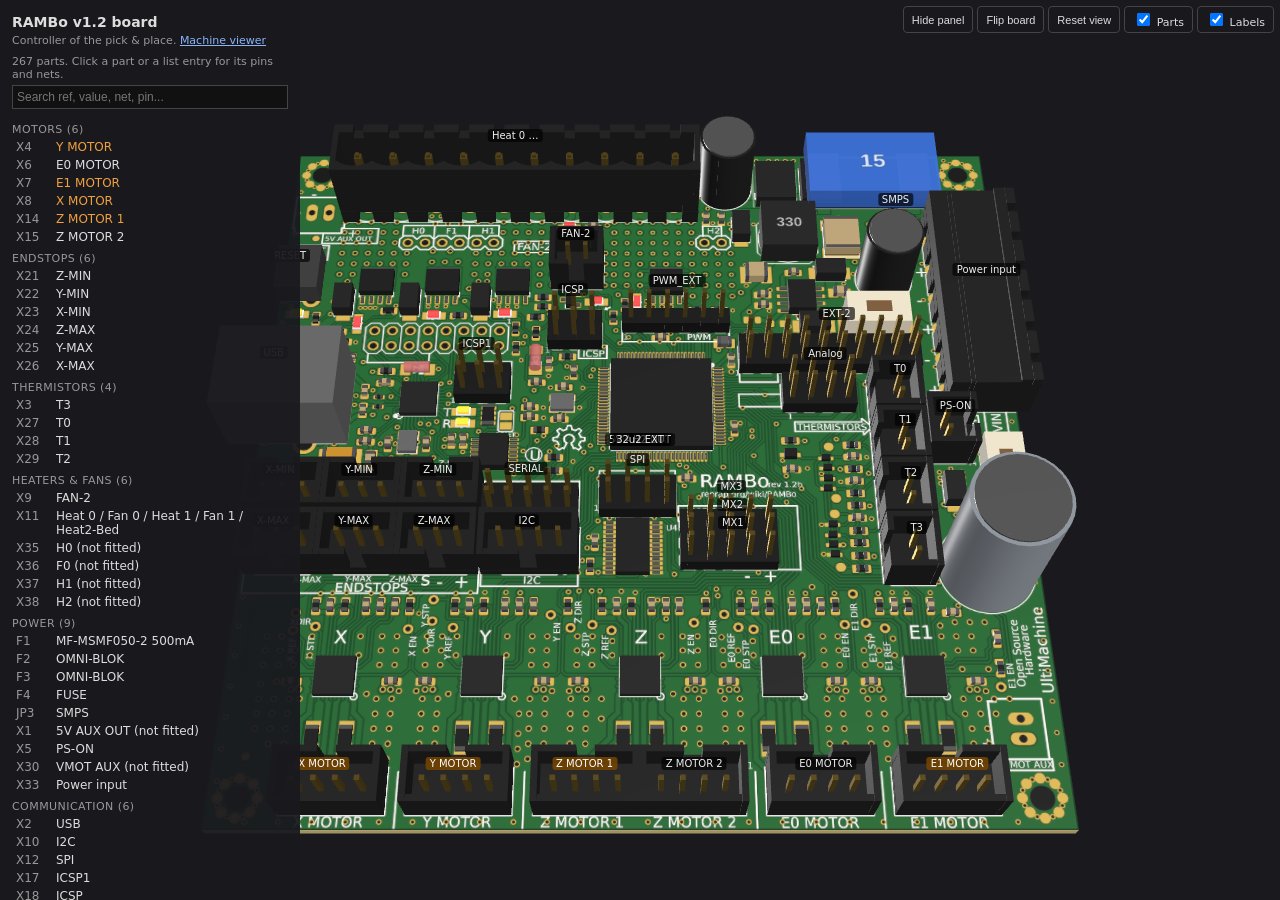
<file: digital_twin/RAMBo/index.html>
<!DOCTYPE html>
<html>
<head>
<meta charset="utf-8">
<meta name="viewport" content="width=device-width, initial-scale=1">
<title>RAMBo Board Viewer</title>
<style>
  :root { --bg:#1a1a1e; --panel:rgba(25,25,30,0.94); --fg:#ddd; --muted:#999; --line:#333;
          --accent:#7fc97f; --machine:#f0a040; --sel:#ffd84a; }
  html, body { margin:0; height:100%; }
  body { font-family: system-ui, sans-serif; background:var(--bg); color:var(--fg); overflow:hidden; }
  #panel { position:fixed; top:0; left:0; width:300px; max-width:calc(100vw - 32px); height:100vh;
           overflow-y:auto; background:var(--panel); padding:12px; box-sizing:border-box; z-index:10;
           font-size:12px; }
  #panel h3 { margin:2px 0 4px; font-size:14px; }
  #panel .sub { color:var(--muted); font-size:11px; margin-bottom:8px; }
  #panel a { color:#8ab4f8; }
  #search { width:100%; box-sizing:border-box; font-size:12px; background:#111; color:var(--fg);
            border:1px solid #444; padding:4px; margin:4px 0 8px; }
  .grp { margin-bottom:6px; }
  .grp > div:first-child { color:var(--muted); font-size:11px; margin:6px 0 2px; text-transform:uppercase;
                           letter-spacing:.04em; }
  .item { padding:2px 4px; border-radius:3px; cursor:pointer; display:flex; gap:6px; }
  .item:hover { background:#2a2a32; }
  .item.on { background:#3a3420; }
  .item .r { color:var(--muted); min-width:34px; }
  .item.m .l { color:var(--machine); }
  #info { border:1px solid var(--line); border-radius:4px; margin-bottom:8px; padding:8px; background:#202026; }
  #info h4 { margin:0 0 4px; font-size:13px; }
  #info .k { color:var(--muted); }
  #info .machine { color:var(--machine); margin:4px 0; }
  #info table { border-collapse:collapse; width:100%; margin-top:6px; font-size:11px; }
  #info td, #info th { border-bottom:1px solid #2a2a2a; padding:2px 3px; text-align:left; vertical-align:top; }
  #info th { color:var(--muted); font-weight:normal; }
  #info .inside { margin:6px 0; padding:6px; border:1px solid #3a4a60; border-radius:4px; background:#1b2330; }
  #info .inside div { margin-top:4px; }
  #info .inside button { padding:3px 10px; background:#2b3a52; color:#fff; border:1px solid #4a6080; border-radius:4px;
                         cursor:pointer; font-size:12px; }
  #toolbar { position:fixed; top:6px; right:6px; z-index:40; display:flex; gap:4px; flex-wrap:wrap;
             justify-content:flex-end; max-width:calc(100vw - 12px); }
  #toolbar button, #toolbar label { margin:0; padding:3px 8px; background:var(--panel); color:var(--fg);
             border:1px solid #444; border-radius:4px; cursor:pointer; font-size:11px; }
  #tip { position:fixed; pointer-events:none; z-index:30; background:var(--panel); border:1px solid #444;
         padding:3px 6px; border-radius:3px; font-size:11px; display:none; white-space:nowrap; }
  #labels { position:fixed; inset:0; pointer-events:none; z-index:5; overflow:hidden; }
  .lbl { position:absolute; transform:translate(-50%,-100%); font-size:10px; padding:1px 4px; border-radius:3px;
         background:rgba(0,0,0,.65); color:#eee; white-space:nowrap; }
  .lbl.m { background:rgba(120,70,0,.85); color:#fff; }
  #status { color:var(--muted); font-size:11px; }
  @media (max-width: 600px) { #panel { width:100%; max-width:100%; height:45vh; top:auto; bottom:0; } }
</style>
</head>
<body>
<div id="toolbar">
  <button id="panelBtn">Hide panel</button>
  <button id="flipBtn">Flip board</button>
  <button id="resetBtn">Reset view</button>
  <label><input id="partsChk" type="checkbox" checked> Parts</label>
  <label><input id="lblChk" type="checkbox" checked> Labels</label>
</div>
<div id="panel">
  <h3>RAMBo v1.2 board</h3>
  <div class="sub">Controller of the pick &amp; place. <a href="../URDF/index.html">Machine viewer</a></div>
  <div id="status">loading...</div>
  <input id="search" type="search" placeholder="Search ref, value, net, pin..." autocomplete="off">
  <div id="info" style="display:none"></div>
  <div id="list"></div>
  <div class="sub" style="margin-top:12px" id="credit"></div>
</div>
<div id="labels"></div>
<div id="tip"></div>

<script type="importmap">
{ "imports": { "three": "../URDF/libs/three.module.js", "three/examples/jsm/": "../URDF/libs/examples/jsm/" } }
</script>
<script type="module">
import * as THREE from 'three';
import { OrbitControls } from 'three/examples/jsm/controls/OrbitControls.js';
import { buildCutaway } from './cutaway.js';

const $ = id => document.getElementById(id);
const store = { get(k, d) { try { const v = localStorage.getItem(k); return v === null ? d : v === '1'; } catch { return d; } },
                set(k, v) { try { localStorage.setItem(k, v ? '1' : '0'); } catch {} } };

// ---------------------------------------------------------------- scene
const renderer = new THREE.WebGLRenderer({ antialias: true });
renderer.setPixelRatio(Math.min(devicePixelRatio, 2));
renderer.setSize(innerWidth, innerHeight);
renderer.outputColorSpace = THREE.SRGBColorSpace;
document.body.appendChild(renderer.domElement);
const scene = new THREE.Scene();
scene.background = new THREE.Color(0x1a1a1e);
const camera = new THREE.PerspectiveCamera(35, innerWidth / innerHeight, 1, 5000);
const controls = new OrbitControls(camera, renderer.domElement);
controls.enableDamping = true;
scene.add(new THREE.HemisphereLight(0xffffff, 0x404050, 1.6));
const sun = new THREE.DirectionalLight(0xffffff, 2.2); sun.position.set(60, 160, 90); scene.add(sun);
const fill = new THREE.DirectionalLight(0xffffff, 0.8); fill.position.set(-80, -120, -60); scene.add(fill);

addEventListener('resize', () => {
  camera.aspect = innerWidth / innerHeight; camera.updateProjectionMatrix(); renderer.setSize(innerWidth, innerHeight);
});

// ---------------------------------------------------------------- materials
const mats = new Map();
function mat(color, opts = {}) {
  const key = color + JSON.stringify(opts);
  if (!mats.has(key)) mats.set(key, new THREE.MeshStandardMaterial({ color, roughness: 0.55, metalness: 0, ...opts }));
  return mats.get(key);
}
const METAL = () => mat('#d8d8d8', { metalness: 0.9, roughness: 0.3 });
const GOLD = () => mat('#d9b55a', { metalness: 0.9, roughness: 0.3 });
const DARK = () => mat('#0c0c0c');
const BOX = new THREE.BoxGeometry(1, 1, 1);
const CYL = new THREE.CylinderGeometry(0.5, 0.5, 1, 32);

// a box in package-local mm: centre (x, y), size w x d, from z0 up to z0 + h
function box(g, x, y, w, d, h, m, z0 = 0) {
  const o = new THREE.Mesh(BOX, m); o.scale.set(w, h, d); o.position.set(x, z0 + h / 2, -y); g.add(o); return o;
}
function cyl(g, x, y, dia, h, m, z0 = 0) {
  const o = new THREE.Mesh(CYL, m); o.scale.set(dia, h, dia); o.position.set(x, z0 + h / 2, -y); g.add(o); return o;
}
function pins(g, list, top, base = -3) {
  for (const [x, y] of list) box(g, x, y, 0.64, 0.64, top - base, GOLD(), base);
}

const LED_COL = { RED: '#ff3030', GREEN: '#30ff60', YELLOW: '#ffd020' };

function buildBody(p) {
  const b = p.body, g = new THREE.Group();
  switch (b.kind) {
    case 'chip': {
      const along = b.axis === 'y', L = along ? b.d : b.w, cap = Math.min(0.3 * L, 0.5);
      box(g, b.cx, b.cy, b.w, b.d, b.h, mat(b.color));
      for (const s of [-1, 1]) {
        const off = s * (L / 2 - cap / 2);
        box(g, b.cx + (along ? 0 : off), b.cy + (along ? off : 0), along ? b.w * 1.01 : cap, along ? cap : b.d * 1.01,
            b.h * 1.01, METAL());
      }
      break;
    }
    case 'led': {
      const c = LED_COL[(p.value || '').toUpperCase()] || '#ffffff';
      box(g, b.cx, b.cy, b.w, b.d, b.h * 0.4, mat('#eeeeee'));
      box(g, b.cx, b.cy, b.w * 0.8, b.d * 0.8, b.h * 0.6, mat(c, { emissive: c, emissiveIntensity: 0.35,
          transparent: true, opacity: 0.85 }), b.h * 0.4);
      break;
    }
    case 'box': {
      box(g, b.cx, b.cy, b.w, b.d, b.h, mat(b.color, b.color === '#c9c9c9' || b.color === '#c8c8c8'
          ? { metalness: 0.8, roughness: 0.35 } : {})).userData.mold = true;          // hidden by the package cutaway
      for (const [x, y, w, d] of b.leads || []) box(g, x, y, w, d, 0.25, METAL());
      if (b.tab) box(g, b.tab[0], b.tab[1], b.tab[2], b.tab[3], 0.25, METAL());
      if (b.fuse) {                                   // ATO blade fuse lying flat in the holder clips
        box(g, b.cx, b.cy, 19.1, 11, 3.8, mat(b.fuse, { transparent: true, opacity: 0.92, roughness: 0.3 }), b.h);
        for (const s of [-1, 1]) box(g, b.cx + s * 6.7, b.cy, 4.5, 8.5, 1.2, METAL(), b.h - 0.6);
      }
      if (b.window) box(g, b.cx, b.cy, b.w * 0.4, b.d * 0.35, 0.05, mat(b.window), b.h);
      if (b.marking) {                                // printed marking on the top face
        const [txt, size, z] = b.marking, c = document.createElement('canvas');
        c.width = 256; c.height = 128;
        const x = c.getContext('2d'); x.fillStyle = b.fuse ? '#e8eefc' : '#d0d0d0';
        x.font = 'bold 96px sans-serif'; x.textAlign = 'center'; x.textBaseline = 'middle'; x.fillText(txt, 128, 68);
        const t = new THREE.CanvasTexture(c); t.colorSpace = THREE.SRGBColorSpace;
        const pl = new THREE.Mesh(new THREE.PlaneGeometry(size, size / 2),
                                  new THREE.MeshBasicMaterial({ map: t, transparent: true, depthWrite: false }));
        pl.rotation.x = -Math.PI / 2;
        const hold = new THREE.Group(); hold.position.set(b.cx, z + 0.02, -b.cy);
        hold.rotation.y = -THREE.MathUtils.degToRad(p.rot);            // keep the text upright on the board
        hold.add(pl); g.add(hold);
      }
      if (b.plunger) { const [x, y, w, d, z, h] = b.plunger; box(g, x, y, w, d, h, mat('#111111'), z); }
      break;
    }
    case 'cyl': {
      cyl(g, b.cx, b.cy, b.d, b.h, mat(b.color, { roughness: 0.4 }));
      cyl(g, b.cx, b.cy, b.d * 0.92, 0.3, METAL(), b.h);
      box(g, b.cx - b.d * 0.36, b.cy, b.d * 0.1, b.d * 0.35, b.h * 1.002, mat('#bbbbbb'));   // polarity stripe
      break;
    }
    case 'melf': {
      const o = new THREE.Mesh(CYL, mat(b.color, { transparent: true, opacity: 0.9 }));
      o.scale.set(b.d, b.len, b.d); o.rotation.z = Math.PI / 2; o.position.set(b.cx, b.d / 2, -b.cy); g.add(o);
      break;
    }
    case 'header': {
      box(g, b.cx, b.cy, b.w, b.d, b.h, mat(b.color));
      pins(g, b.pins, b.pin_h);
      break;
    }
    case 'molex': {                                   // shrouded header: floor, four walls, latch slot in the -y wall
      const m = mat(b.color), t = b.wall, x0 = b.cx - b.w / 2, y0 = b.cy - b.d / 2;
      box(g, b.cx, b.cy, b.w, b.d, 1.2, m);
      box(g, x0 + t / 2, b.cy, t, b.d, b.h, m);
      box(g, x0 + b.w - t / 2, b.cy, t, b.d, b.h, m);
      box(g, b.cx, y0 + b.d - t / 2, b.w, t, b.h, m);
      const half = (b.w - b.slot) / 2;
      for (const s of [-1, 1]) box(g, b.cx + s * (b.slot / 2 + half / 2), y0 + t / 2, half, t, b.h, m);
      box(g, b.cx, y0 + t / 2, b.slot, t, b.h * 0.35, m);
      pins(g, b.pins, b.pin_h);
      break;
    }
    case 'terminal': {                                // Molex Eurostyle 5.08 mm header, no plug fitted
      const m = mat(b.color), xs = b.pins.map(q => q[0]).sort((a, c) => a - c), H = b.h;
      // x spans between the pins over [u0, u1], leaving a gap centred on each pin (notched rims, legs between windows)
      const spans = (u0, u1, gap) =>
        xs.map((x, i) => [i ? xs[i - 1] + gap / 2 : u0, x - gap / 2]).concat([[xs.at(-1) + gap / 2, u1]]);
      // walk the cavity edge from right to left: one arc per pin, its ends (cusps) at x +- half on the line v,
      // bulging `sag` towards -v
      const pockets = (path, v, sag, half) => {
        const R = (half * half + sag * sag) / (2 * sag), c = v - sag + R, a = Math.atan2(v - c, half);
        for (const x of [...xs].reverse()) { path.lineTo(x + half, v); path.absarc(x, c, R, a, Math.PI - a, true); }
      };
      const extrude = (shape, depth) => new THREE.Mesh(
        new THREE.ExtrudeGeometry(shape, { depth, bevelEnabled: false, curveSegments: 16 }), m);
      // The housing is the same for both (Molex drawings SD-39531-002 vertical, SD-39532-002 right angle); build it
      // standing up: pin row on y = 0, mouth at the top. -y is the side with the pin windows and the arched inner
      // wall, +y the wall with a notch over each pin.
      const hg = new THREE.Group();
      const x0 = xs[0] - 3.5, x1 = xs.at(-1) + 3.5, cx = (x0 + x1) / 2, L = x1 - x0;
      const yN = -3.84, yF = 3.95, yLip = 4.55, yFi = 3.08;   // outer faces, lip on the +y face, +y inner face
      const floor = 3.1, te = 0.78, win = 2.5, winY = -1.1;   // cavity floor, end walls, pin windows
      box(hg, cx, (0.6 + yF) / 2, L, yF - 0.6, win, m);                                        // base behind the windows
      for (const [a, c] of spans(x0, x1, 2.3)) box(hg, (a + c) / 2, (yN + winY) / 2, c - a, winY - yN, win, m);
      for (const [a, c] of spans(x0, x1, 1.3)) box(hg, (a + c) / 2, (winY + 0.6) / 2, c - a, 0.6 - winY, win, m);  // narrower to the pin
      box(hg, cx, (yN + yF) / 2, L, yF - yN, floor - win, m, win);                             // cavity floor
      // -y wall and end walls as one U: arched inner face, arcs meeting in cusps midway between the pins
      const u = new THREE.Shape(); u.moveTo(x0, yFi); u.lineTo(x0, yN); u.lineTo(x1, yN); u.lineTo(x1, yFi);
      u.lineTo(x1 - te, yFi); u.lineTo(x1 - te, -2.19); pockets(u, -2.19, 0.89, 2.54); u.lineTo(x0 + te, -2.19);
      u.lineTo(x0 + te, yFi); u.closePath();
      const wall = extrude(u, H - floor); wall.rotation.x = -Math.PI / 2; wall.position.y = floor; hg.add(wall);
      box(hg, cx, (yFi + yF) / 2, L, yF - yFi, H - 1.3 - floor, m, floor);                     // +y wall
      box(hg, cx, (yF + yLip) / 2, L, yLip - yF, H - 1.3 - 9.15, m, 9.15);                     // lip on its outer face
      for (const [a, c] of spans(x0, x1, 1.5)) box(hg, (a + c) / 2, (yFi + yLip) / 2, c - a, yLip - yFi, 1.3, m, H - 1.3);
      for (const x of xs) cyl(hg, x, 0, 2.84, 4.6 - floor, m, floor);                          // boss round each pin
      for (const x of xs) box(hg, x, 0, 0.55, 0.55, 0.55, GOLD(), 10.4);                       // chamfered pin tips
      if (b.entry === 'top') {                        // 39531 vertical: as built, pins 3.3 mm through the board
        for (const x of xs) box(hg, x, 0, 1.0, 1.0, 10.4 + 3.3, GOLD(), -3.3);
        g.add(hg);
      } else {                                        // 39532 right angle: the housing on its back, mouth towards -y
        // pin row 3.84 mm above the board (drawing: 3.8); the pins bend down 2.0 mm inside the back face, onto
        // the pads, and end 3.9 mm below the board
        const yp = b.pins[0][1], yB = yp + 2.0;
        for (const x of xs) box(hg, x, 0, 1.0, 1.0, 10.4 - 2.0 + 0.5, GOLD(), 2.0 - 0.5);
        hg.rotation.x = Math.PI / 2; hg.position.set(0, -yN, -yB); g.add(hg);                  // h -> -y, +y side up
        for (const x of xs) box(g, x, yp, 1.0, 1.0, -yN + 0.5 + 3.9, GOLD(), -3.9);
      }
      break;
    }
  }
  return g;
}

// ---------------------------------------------------------------- board
const board = new THREE.Group(); scene.add(board);
const partsGroup = new THREE.Group(); board.add(partsGroup);
let data, W, H, T;
const byRef = new Map();
let selected = null, selBox = null;
const labelEls = [];

const res = await fetch('board.json');
data = await res.json();
// IC internals for the package cutaway, keyed by part value (see cutaway.js)
const internals = await fetch('internals.json').then(r => (r.ok ? r.json() : {})).catch(() => ({}));
W = data.width; H = data.height; T = data.thickness;
const loader = new THREE.TextureLoader();
const texTop = loader.load('top.png'), texBot = loader.load('bottom.png');
for (const t of [texTop, texBot]) { t.colorSpace = THREE.SRGBColorSpace; t.anisotropy = renderer.capabilities.getMaxAnisotropy(); }

const top = new THREE.Mesh(new THREE.PlaneGeometry(W, H), new THREE.MeshStandardMaterial({ map: texTop, roughness: 0.6 }));
top.rotation.x = -Math.PI / 2; top.position.set(W / 2, 0.03, -H / 2); board.add(top);
const bot = new THREE.Mesh(new THREE.PlaneGeometry(W, H), new THREE.MeshStandardMaterial({ map: texBot, roughness: 0.6 }));
bot.rotation.x = Math.PI / 2; bot.position.set(W / 2, -T - 0.03, -H / 2); board.add(bot);
const edge = box(board, W / 2, H / 2, W, H, T * 0.998, mat('#c9b77c'), -T);
board.position.set(-W / 2, 0, H / 2);

for (const p of data.parts) {
  const g = p.body ? buildBody(p) : new THREE.Group();
  g.position.set(p.x, 0, -p.y);
  g.rotation.y = THREE.MathUtils.degToRad(p.rot);
  if (p.mirror) { g.rotation.z = Math.PI; g.position.y = -T; }
  g.userData.part = p;
  g.traverse(o => { o.userData.part = p; });
  partsGroup.add(g);
  p.obj = g;
  byRef.set(p.ref, p);
}

board.updateMatrixWorld(true);
for (const p of data.parts) p.top = p.body ? new THREE.Box3().setFromObject(p.obj).max.y : 0.2;
$('status').textContent = `${data.parts.length} parts. Click a part or a list entry for its pins and nets.`;
$('credit').innerHTML = `Board: ${data.source}. Pin roles: Marlin pins_RAMBO.h.`;

// ---------------------------------------------------------------- camera
function resetView(flip = false) {
  const d = 170 * Math.max(1, 1.25 / camera.aspect);
  camera.position.set(0, flip ? -d : d, flip ? -d * 0.55 : d * 0.55);
  controls.target.set(0, 0, 0);
  controls.update();
}
let flipped = false;
resetView();
$('resetBtn').onclick = () => resetView(flipped);
$('flipBtn').onclick = () => { flipped = !flipped; resetView(flipped); };

// ---------------------------------------------------------------- list
const GROUP_ORDER = ['Motors', 'Endstops', 'Thermistors', 'Heaters & fans', 'Power', 'Communication', 'Expansion',
                     'Controls', 'ICs', 'Transistors', 'Diodes & LEDs', 'Passives', 'Other'];
const natural = (a, b) => a.ref.localeCompare(b.ref, undefined, { numeric: true });

function matches(p, q) {
  if (!q) return true;
  q = q.toLowerCase();
  const hay = [p.ref, p.value, p.label, p.package, p.desc, p.mpn, p.func, p.machine,
               ...(p.pins || []).flatMap(r => [r.net, r.pin, r.arduino != null ? 'd' + r.arduino : '', ...(r.marlin || [])])];
  return hay.some(s => s && String(s).toLowerCase().includes(q));
}

function renderList() {
  const q = $('search').value.trim();
  const groups = new Map(GROUP_ORDER.map(g => [g, []]));
  for (const p of data.parts) if (matches(p, q)) (groups.get(p.group) || groups.get('Other')).push(p);
  const list = $('list'); list.innerHTML = '';
  for (const [name, ps] of groups) {
    if (!ps.length) continue;
    const big = ['ICs', 'Transistors', 'Diodes & LEDs', 'Passives', 'Other'].includes(name);
    const g = document.createElement('div'); g.className = 'grp';
    const h = document.createElement('div'); h.textContent = `${name} (${ps.length})`; g.appendChild(h);
    const box = document.createElement(big && !q ? 'details' : 'div');
    if (big && !q) { const s = document.createElement('summary'); s.textContent = 'show'; s.style.cursor = 'pointer';
                     s.style.color = 'var(--muted)'; s.style.fontSize = '11px'; box.appendChild(s); }
    for (const p of ps.sort(natural)) {
      const it = document.createElement('div');
      it.className = 'item' + (p.machine ? ' m' : '') + (selected === p ? ' on' : '');
      it.innerHTML = `<span class="r"></span><span class="l"></span>`;
      it.children[0].textContent = p.ref;
      it.children[1].textContent = (p.label || p.value || p.package) + (p.dnp ? ' (not fitted)' : '');
      it.onclick = () => select(p, true);
      box.appendChild(it);
    }
    g.appendChild(box); list.appendChild(g);
  }
}
$('search').addEventListener('input', renderList);

// ---------------------------------------------------------------- selection & info
const esc = s => String(s ?? '').replace(/[&<>"]/g, c => ({ '&': '&amp;', '<': '&lt;', '>': '&gt;', '"': '&quot;' }[c]));

// ---------------------------------------------------------------- package cutaway
let opened = null;
function openPackage(p) {
  if (opened) closePackage();
  const spec = internals[p.value];
  if (!spec) return;
  if (!p.cut) {
    p.cut = buildCutaway(p, spec);
    p.cut.traverse(o => { o.userData.part = p; });
    p.obj.add(p.cut);
  }
  p.cut.visible = true;
  p.obj.traverse(o => { if (o.userData.mold) o.visible = false; });
  opened = p;
  camera.near = 0.05; camera.updateProjectionMatrix();
  controls.zoomToCursor = true;                        // zoom into the die block under the pointer
  const c = new THREE.Box3().setFromObject(p.obj).getCenter(new THREE.Vector3()), s = Math.max(p.body.w, p.body.d);
  controls.target.copy(c);
  camera.position.set(c.x + s * 0.2, c.y + s * 1.5 + 1.5, c.z + s * 0.8 + 1);
  controls.update();
  if ($('openBtn')) $('openBtn').textContent = 'Close package';
}
function closePackage() {
  if (!opened) return;
  opened.cut.visible = false;
  opened.obj.traverse(o => { if (o.userData.mold) o.visible = true; });
  opened = null;
  camera.near = 1; camera.updateProjectionMatrix();
  controls.zoomToCursor = false;
  if ($('openBtn')) $('openBtn').textContent = 'Open package';
}

function select(p, focus = false) {
  if (opened && opened !== p) closePackage();
  selected = p;
  if (selBox) { scene.remove(selBox); selBox = null; }
  if (!p) { $('info').style.display = 'none'; renderList(); return; }
  selBox = new THREE.BoxHelper(p.obj, 0xffd84a); scene.add(selBox);
  if (focus) {
    const c = new THREE.Box3().setFromObject(p.obj).getCenter(new THREE.Vector3());
    const off = camera.position.clone().sub(controls.target);
    controls.target.copy(c); camera.position.copy(c).add(off.setLength(Math.min(off.length(), 90)));
  }
  const spec = !p.dnp && internals[p.value];
  const rows = (p.pins || []).map(r => `<tr><td>${esc(r.pad)}</td><td>${esc(r.pin || '')}</td><td>${esc(r.net)}${
      r.to ? '<br><span class="k">→ ' + esc(r.to.join(', ')) + '</span>' : ''}</td><td>${
      r.arduino != null ? 'D' + r.arduino : ''}${r.marlin ? '<br><span class="k">' + esc(r.marlin.join(', ')) + '</span>' : ''}</td></tr>`).join('');
  $('info').innerHTML = `
    <h4>${esc(p.ref)}${p.label ? ' · ' + esc(p.label) : ''}</h4>
    ${p.machine ? `<div class="machine">${esc(p.machine)}</div>` : ''}
    ${p.func ? `<div>${esc(p.func)}</div>` : ''}
    <div><span class="k">Value</span> ${esc(p.value)} &nbsp; <span class="k">Package</span> ${esc(p.package)}</div>
    ${p.desc ? `<div><span class="k">Part</span> ${esc(p.desc)}</div>` : ''}
    ${p.mpn ? `<div><span class="k">MPN</span> ${esc([p.mfr, p.mpn].filter(Boolean).join(' '))}</div>` : ''}
    ${p.dnp ? '<div class="k">Not fitted on the shipped board (bare pads).</div>' : ''}
    ${spec ? `<div class="inside"><button id="openBtn">${opened === p ? 'Close' : 'Open'} package</button>
      <div><b>${esc(spec.name)}</b></div><div class="k">${esc(spec.notes)}</div>
      <div class="k">Source: ${esc(spec.source)}</div></div>` : ''}
    ${rows ? `<table><tr><th>Pad</th><th>Pin</th><th>Net</th><th>Arduino / Marlin</th></tr>${rows}</table>` : ''}`;
  if (spec) $('openBtn').onclick = () => (opened === p ? closePackage() : openPackage(p));
  $('info').style.display = '';
  renderList();
  const u = new URL(location); u.searchParams.set('part', p.ref); history.replaceState(null, '', u);
}

// ---------------------------------------------------------------- picking & tooltip
const ray = new THREE.Raycaster(), mouse = new THREE.Vector2();
function pick(ev) {
  const r = renderer.domElement.getBoundingClientRect();
  mouse.set(((ev.clientX - r.left) / r.width) * 2 - 1, -((ev.clientY - r.top) / r.height) * 2 + 1);
  ray.setFromCamera(mouse, camera);
  if (!partsGroup.visible) return null;
  const hit = ray.intersectObjects(partsGroup.children, true)[0];
  return hit ? hit.object.userData.part : null;
}
renderer.domElement.addEventListener('pointermove', ev => {
  const p = pick(ev), tip = $('tip');
  if (!p) { tip.style.display = 'none'; renderer.domElement.style.cursor = ''; return; }
  tip.textContent = `${p.ref} · ${p.label || p.value || p.package}`;
  tip.style.left = ev.clientX + 12 + 'px'; tip.style.top = ev.clientY + 12 + 'px'; tip.style.display = 'block';
  renderer.domElement.style.cursor = 'pointer';
});
let down = null;
renderer.domElement.addEventListener('pointerdown', ev => { down = [ev.clientX, ev.clientY]; });
renderer.domElement.addEventListener('pointerup', ev => {
  if (!down || Math.hypot(ev.clientX - down[0], ev.clientY - down[1]) > 4) return;
  select(pick(ev));
});

// ---------------------------------------------------------------- labels
for (const p of data.parts) {
  if (!p.label) continue;
  const el = document.createElement('div');
  el.className = 'lbl' + (p.machine ? ' m' : '');
  el.textContent = p.label.length > 18 ? p.label.split(' / ')[0] + ' …' : p.label;
  $('labels').appendChild(el);
  labelEls.push([p, el]);
}
const v = new THREE.Vector3();
function updateLabels() {
  const show = $('lblChk').checked;
  $('labels').style.display = show ? '' : 'none';
  if (!show) return;
  for (const [p, el] of labelEls) {
    const bb = new THREE.Box3().setFromObject(p.obj);
    bb.getCenter(v); v.y = flipped ? -T - 1 : (p.top || 0) + 1;
    v.project(camera);
    const vis = v.z < 1 && Math.abs(v.x) < 1.1 && Math.abs(v.y) < 1.1;
    el.style.display = vis ? '' : 'none';
    if (vis) { el.style.left = (v.x + 1) / 2 * innerWidth + 'px'; el.style.top = (1 - v.y) / 2 * innerHeight + 'px'; }
  }
}

// ---------------------------------------------------------------- toggles
function toggle(id, key, apply, def = true) {
  const el = $(id); el.checked = store.get(key, def); apply(el.checked);
  el.addEventListener('change', () => { store.set(key, el.checked); apply(el.checked); });
}
toggle('partsChk', 'rambo-parts', on => { partsGroup.visible = on; if (selBox) selBox.visible = on; });
toggle('lblChk', 'rambo-labels', () => {});
let panelOn = store.get('rambo-panel', innerWidth > 600);
function applyPanel() { $('panel').style.display = panelOn ? '' : 'none'; $('panelBtn').textContent = panelOn ? 'Hide panel' : 'Show panel'; }
applyPanel();
$('panelBtn').onclick = () => { panelOn = !panelOn; store.set('rambo-panel', panelOn); applyPanel(); };

renderList();
const want = new URL(location).searchParams.get('part');
if (want && byRef.has(want)) select(byRef.get(want), true);
if (want && byRef.has(want) && new URL(location).searchParams.has('open')) openPackage(byRef.get(want));
if (new URL(location).searchParams.has('debug')) Object.assign(window, { THREE, scene, camera, controls, data, byRef, select, openPackage });

renderer.setAnimationLoop(() => {
  controls.update();
  if (selBox) selBox.update();
  renderer.render(scene, camera);
  updateLabels();
});
</script>
</body>
</html>
</file>
